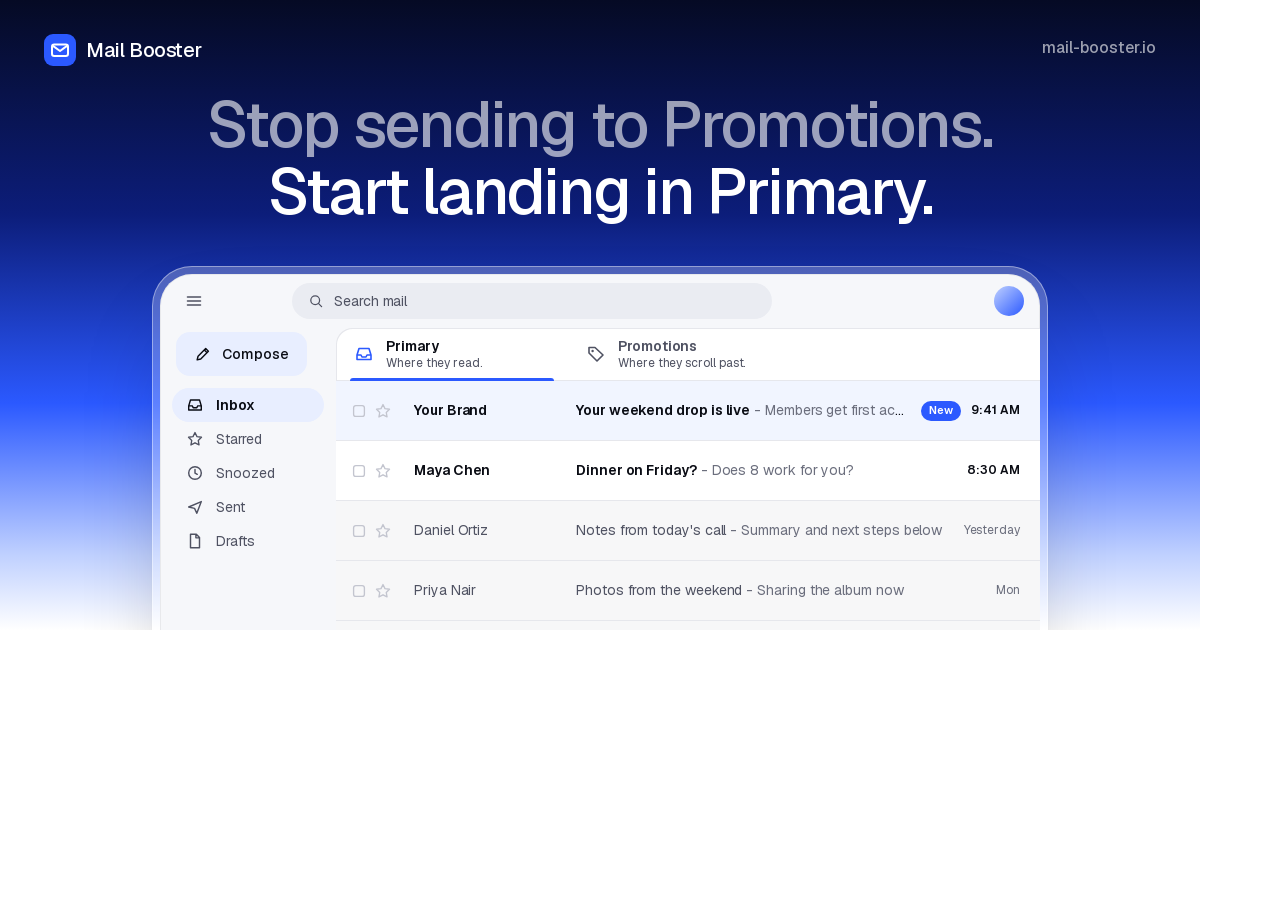
<file: tools/og-image.html>
<!doctype html>
<!-- Open Graph image template (1200x630). Rendered to site/assets/img/og.png.
     To regenerate: run `npx serve .` from the repo root, open
     http://localhost:3000/tools/og-image in Chrome, and take a 1200x630 screenshot.
     Uses the site's real CSS. -->
<html lang="en">
<head>
<meta charset="utf-8">
<link rel="stylesheet" href="../site/assets/styles.css">
<style>
  html, body { margin: 0; width: 1200px; height: 630px; overflow: hidden; background: #fff; }
  .og {
    position: relative; width: 1200px; height: 630px; overflow: hidden;
    background: linear-gradient(180deg, #050A24 0%, #0C1D7A 34%, #2B59FF 64%, #BFD0FF 88%, #FFFFFF 100%);
    text-align: center;
  }
  .og-logo { position: absolute; top: 34px; left: 44px; display: flex; align-items: center; gap: 10px; color: #fff; font: 500 20px/1 var(--font); letter-spacing: -.02em; }
  .og-url { position: absolute; top: 40px; right: 44px; color: rgba(255,255,255,.6); font: 500 16px/1 var(--font); }
  .og-h1 { position: absolute; top: 92px; left: 0; right: 0; margin: 0; color: #fff; font: 500 64px/1.04 var(--font); letter-spacing: -.035em; }
  .og-h1 span { display: block; }
  .og-h1 .dim { color: rgba(255,255,255,.6); }
  .og-inbox { position: absolute; top: 266px; left: 50%; width: 896px; transform: translateX(-50%); }
</style>
</head>
<body>
<svg class="sprite" aria-hidden="true" focusable="false">
  <symbol id="i-check" viewBox="0 0 24 24"><path d="M5 12.5l4.2 4.2L19 7" fill="none" stroke="currentColor" stroke-width="2" stroke-linecap="round" stroke-linejoin="round"/></symbol>
  <symbol id="i-plug" viewBox="0 0 24 24"><path d="M9 3v4M15 3v4M6.5 7h11v4a5.5 5.5 0 0 1-11 0V7zM12 16.5V21" fill="none" stroke="currentColor" stroke-width="1.6" stroke-linecap="round" stroke-linejoin="round"/></symbol>
  <symbol id="i-mail" viewBox="0 0 24 24"><rect x="3.5" y="5.5" width="17" height="13" rx="2.5" fill="none" stroke="currentColor" stroke-width="1.6"/><path d="M4.2 7.2 12 12.8l7.8-5.6" fill="none" stroke="currentColor" stroke-width="1.6" stroke-linejoin="round"/></symbol>
  <symbol id="i-tag" viewBox="0 0 24 24"><path d="M3.5 4.5v7l9.5 9.5 7.5-7.5L11 4H4z" fill="none" stroke="currentColor" stroke-width="1.6" stroke-linejoin="round"/><circle cx="8" cy="8.5" r="1.4" fill="currentColor"/></symbol>
  <symbol id="i-clock" viewBox="0 0 24 24"><circle cx="12" cy="12" r="8.5" fill="none" stroke="currentColor" stroke-width="1.6"/><path d="M12 7.5V12l3 2" fill="none" stroke="currentColor" stroke-width="1.6" stroke-linecap="round" stroke-linejoin="round"/></symbol>
  <symbol id="i-inbox" viewBox="0 0 20 20"><path d="M3 11l2-6.5h10L17 11v4.5H3zM3 11h4l1 2h4l1-2h4" fill="none" stroke="currentColor" stroke-width="1.6" stroke-linejoin="round"/></symbol>
  <symbol id="i-promo" viewBox="0 0 20 20"><path d="M3 3.5v5.5l8 8 6-6-8-7.5z" fill="none" stroke="currentColor" stroke-width="1.6" stroke-linejoin="round"/><circle cx="6.6" cy="7" r="1.2" fill="currentColor"/></symbol>
  <symbol id="i-star" viewBox="0 0 20 20"><path d="M10 2.8l2.2 4.6 5 .7-3.6 3.5.9 5-4.5-2.4-4.5 2.4.9-5L2.8 8.1l5-.7z" fill="none" stroke="currentColor" stroke-width="1.5" stroke-linejoin="round"/></symbol>
  <symbol id="i-snooze" viewBox="0 0 20 20"><circle cx="10" cy="10" r="7" fill="none" stroke="currentColor" stroke-width="1.6"/><path d="M10 6v4l2.5 1.5" fill="none" stroke="currentColor" stroke-width="1.6" stroke-linecap="round"/></symbol>
  <symbol id="i-send" viewBox="0 0 20 20"><path d="M3 10l14-6-5 13-2.5-5.5z" fill="none" stroke="currentColor" stroke-width="1.6" stroke-linejoin="round"/></symbol>
  <symbol id="i-draft" viewBox="0 0 20 20"><path d="M5 2.5h6.5l3.5 3.5v11.5H5zM11 2.5V6.5h4" fill="none" stroke="currentColor" stroke-width="1.6" stroke-linejoin="round"/></symbol>
  <symbol id="i-pencil" viewBox="0 0 20 20"><path d="M3.5 16.5l1-4L13 4l3 3-8.5 8.5zM11.5 5.5l3 3" fill="none" stroke="currentColor" stroke-width="1.6" stroke-linejoin="round"/></symbol>
  <symbol id="i-search" viewBox="0 0 20 20"><circle cx="9" cy="9" r="5.5" fill="none" stroke="currentColor" stroke-width="1.6"/><path d="M13 13l4 4" stroke="currentColor" stroke-width="1.6" stroke-linecap="round"/></symbol>
  <symbol id="i-menu" viewBox="0 0 20 20"><path d="M3.5 6h13M3.5 10h13M3.5 14h13" stroke="currentColor" stroke-width="1.6" stroke-linecap="round"/></symbol>
  <symbol id="i-box" viewBox="0 0 20 20"><rect x="4" y="4" width="12" height="12" rx="2.5" fill="none" stroke="currentColor" stroke-width="1.5"/></symbol>
  <symbol id="i-x" viewBox="0 0 24 24"><path d="M7 7l10 10M17 7L7 17" fill="none" stroke="currentColor" stroke-width="1.8" stroke-linecap="round"/></symbol>
  <symbol id="i-eye-off" viewBox="0 0 24 24"><path d="M3 12s3.4-6 9-6 9 6 9 6-3.4 6-9 6-9-6-9-6z" fill="none" stroke="currentColor" stroke-width="1.6" stroke-linejoin="round"/><circle cx="12" cy="12" r="2.6" fill="none" stroke="currentColor" stroke-width="1.6"/><path d="M4.5 4.5l15 15" stroke="currentColor" stroke-width="1.6" stroke-linecap="round"/></symbol>
  <symbol id="i-coins" viewBox="0 0 24 24"><ellipse cx="12" cy="6.5" rx="7" ry="2.5" fill="none" stroke="currentColor" stroke-width="1.6"/><path d="M5 6.5v5c0 1.4 3.1 2.5 7 2.5s7-1.1 7-2.5v-5M5 11.5v5c0 1.4 3.1 2.5 7 2.5s7-1.1 7-2.5v-5" fill="none" stroke="currentColor" stroke-width="1.6"/></symbol>
  <symbol id="i-trend-down" viewBox="0 0 24 24"><path d="M3.5 7l6 6 4-4 7 7M15 16h5.5v-5.5" fill="none" stroke="currentColor" stroke-width="1.6" stroke-linecap="round" stroke-linejoin="round"/></symbol>
</svg>
<div class="og">
  <div class="og-logo"><svg width="32" height="32" viewBox="0 0 32 32" aria-hidden="true"><rect width="32" height="32" rx="9" fill="#2B59FF"/><rect x="8" y="10.5" width="16" height="11.5" rx="2.2" fill="none" stroke="#fff" stroke-width="2"/><path d="M8.6 11.6 16 17l7.4-5.4" fill="none" stroke="#fff" stroke-width="2" stroke-linejoin="round"/></svg>Mail Booster</div>
  <div class="og-url">mail-booster.io</div>
  <h1 class="og-h1"><span class="dim">Stop sending to Promotions.</span><span>Start landing in Primary.</span></h1>
  <div class="og-inbox demo">
<div class="inbox-frame">
        <div class="inbox" role="img" aria-label="Animated example of a Gmail inbox. An email from Your Brand starts buried fourth in the Promotions tab under loud sale emails, then moves to the top of the Primary tab with a blue New badge.">
          <div class="ib-top">
            <svg class="ib-ic" width="20" height="20"><use href="#i-menu"/></svg>
            <span class="ib-search"><svg width="16" height="16"><use href="#i-search"/></svg>Search mail</span>
            <span class="ib-me"></span>
          </div>

          <div class="ib-side">
            <span class="ib-compose"><svg width="18" height="18"><use href="#i-pencil"/></svg>Compose</span>
            <ul>
              <li class="on"><svg width="18" height="18"><use href="#i-inbox"/></svg>Inbox</li>
              <li><svg width="18" height="18"><use href="#i-star"/></svg>Starred</li>
              <li><svg width="18" height="18"><use href="#i-snooze"/></svg>Snoozed</li>
              <li><svg width="18" height="18"><use href="#i-send"/></svg>Sent</li>
              <li><svg width="18" height="18"><use href="#i-draft"/></svg>Drafts</li>
            </ul>
          </div>

          <div class="ib-main">
            <div class="ib-tabs">
              <div class="ib-tab ib-tab-primary">
                <svg width="20" height="20"><use href="#i-inbox"/></svg>
                <span><b>Primary</b><small>Where they read.</small></span>
              </div>
              <div class="ib-tab ib-tab-promo">
                <svg width="20" height="20"><use href="#i-promo"/></svg>
                <span><b>Promotions</b><small>Where they scroll past.</small></span>
              </div>
              <span class="ib-ind"><i class="ind-primary"></i><i class="ind-promo"></i></span>
            </div>

            <div class="ib-rows">
              <!-- Promotions: three loud sale emails, then Your Brand, then one more -->
              <div class="row" data-in="promo" style="--p:0;--q:0">
                <div class="row-in"><span class="ctl"><svg width="18" height="18"><use href="#i-box"/></svg><svg width="18" height="18"><use href="#i-star"/></svg></span><span class="av">D</span><span class="from">Deal Depot</span><span class="subj"><b>FLASH SALE: 70% OFF EVERYTHING</b><span class="snip"> - Today only, while stocks last</span></span><span class="time">10:02 AM</span></div>
              </div>
              <div class="row" data-in="promo" style="--p:1;--q:1">
                <div class="row-in"><span class="ctl"><svg width="18" height="18"><use href="#i-box"/></svg><svg width="18" height="18"><use href="#i-star"/></svg></span><span class="av">S</span><span class="from">Shoe Outlet</span><span class="subj"><b>LAST CHANCE: FREE SHIPPING ENDS TONIGHT</b><span class="snip"> - Don't miss out</span></span><span class="time">9:58 AM</span></div>
              </div>
              <div class="row" data-in="promo" style="--p:2;--q:2">
                <div class="row-in"><span class="ctl"><svg width="18" height="18"><use href="#i-box"/></svg><svg width="18" height="18"><use href="#i-star"/></svg></span><span class="av">G</span><span class="from">Glow Labs</span><span class="subj"><b>YOUR EXCLUSIVE CODE IS INSIDE</b><span class="snip"> - 20% off your next order</span></span><span class="time">9:47 AM</span></div>
              </div>
              <div class="row" data-in="promo" style="--p:4;--q:4">
                <div class="row-in"><span class="ctl"><svg width="18" height="18"><use href="#i-box"/></svg><svg width="18" height="18"><use href="#i-star"/></svg></span><span class="av">H</span><span class="from">Home Haus</span><span class="subj"><b>MEGA CLEARANCE: UP TO 60% OFF</b><span class="snip"> - Final markdowns this week</span></span><span class="time">9:12 AM</span></div>
              </div>

              <!-- Primary: personal email -->
              <div class="row" data-in="primary" style="--p:1;--q:1">
                <div class="row-in"><span class="ctl"><svg width="18" height="18"><use href="#i-box"/></svg><svg width="18" height="18"><use href="#i-star"/></svg></span><span class="av">M</span><span class="from">Maya Chen</span><span class="subj"><b>Dinner on Friday?</b><span class="snip"> - Does 8 work for you?</span></span><span class="time">8:30 AM</span></div>
              </div>
              <div class="row is-read" data-in="primary" style="--p:2;--q:2">
                <div class="row-in"><span class="ctl"><svg width="18" height="18"><use href="#i-box"/></svg><svg width="18" height="18"><use href="#i-star"/></svg></span><span class="av">D</span><span class="from">Daniel Ortiz</span><span class="subj"><b>Notes from today's call</b><span class="snip"> - Summary and next steps below</span></span><span class="time">Yesterday</span></div>
              </div>
              <div class="row is-read" data-in="primary" style="--p:3;--q:3">
                <div class="row-in"><span class="ctl"><svg width="18" height="18"><use href="#i-box"/></svg><svg width="18" height="18"><use href="#i-star"/></svg></span><span class="av">P</span><span class="from">Priya Nair</span><span class="subj"><b>Photos from the weekend</b><span class="snip"> - Sharing the album now</span></span><span class="time">Mon</span></div>
              </div>
              <div class="row is-read" data-in="primary" style="--p:4;--q:4">
                <div class="row-in"><span class="ctl"><svg width="18" height="18"><use href="#i-box"/></svg><svg width="18" height="18"><use href="#i-star"/></svg></span><span class="av">J</span><span class="from">James Park</span><span class="subj"><b>Quick question about Saturday</b><span class="snip"> - Are we still on?</span></span><span class="time">Sun</span></div>
              </div>

              <!-- Your Brand: 4th in Promotions, 1st in Primary -->
              <div class="row row-you" style="--p:3;--q:0">
                <div class="row-in"><span class="ctl"><svg width="18" height="18"><use href="#i-box"/></svg><svg width="18" height="18"><use href="#i-star"/></svg></span><span class="av">Y</span><span class="from">Your Brand</span><span class="subj"><b>Your weekend drop is live</b><span class="snip"> - Members get first access</span></span><span class="time"><span class="new">New</span>9:41 AM</span></div>
              </div>
            </div>
          </div>
        </div>
      </div>
        </div>
</div>
</body>
</html>
</file>
<file: site/assets/styles.css>
/* Mail Booster: styles. Source of truth for tokens: DESIGN.md */

/* ---------- Font (self-hosted Geist, latin, variable 400-600) ---------- */
@font-face {
  font-family: "Geist";
  src: url("fonts/geist-latin.woff2") format("woff2");
  font-weight: 400 600;
  font-style: normal;
  font-display: swap;
  unicode-range: U+0000-00FF, U+0131, U+0152-0153, U+02BB-02BC, U+02C6, U+02DA, U+02DC, U+0304, U+0308, U+0329, U+2000-206F, U+20AC, U+2122, U+2191, U+2193, U+2212, U+2215, U+FEFF, U+FFFD;
}

/* ---------- Tokens ---------- */
:root {
  --bg: #FFFFFF;
  --surface: #F7F7F8;
  --ink: #0A0C14;
  --ink-2: #4F5262;
  --ink-3: #8A8D9C;
  --line: #E6E7EC;
  --blue: #2B59FF;
  --blue-deep: #1238D9;
  --blue-soft: #E8EEFF;
  --navy: #050A24;
  --dark: #111218;
  --promo: #C9A15A;

  --ease: cubic-bezier(.16, 1, .3, 1);
  --shadow: 0 1px 2px rgba(10,12,20,.04), 0 24px 48px -24px rgba(10,12,20,.18);
  --shadow-lg: 0 1px 2px rgba(10,12,20,.04), 0 48px 96px -32px rgba(10,12,20,.30);

  --font: "Geist", ui-sans-serif, system-ui, -apple-system, "Segoe UI", Roboto, Arial, sans-serif;
  /* Layout frame. The dashed guides sit on the frame edges; content sits inside
     the frame with --inset of clear space, so nothing touches a guide. */
  --frame-max: 1248px;
  --edge: 24px;                                         /* viewport to frame */
  --inset: 48px;                                        /* frame (guide) to content */
  --frame: min(var(--frame-max), 100% - var(--edge) * 2);
  --nav-side: 40px;                                     /* keeps the nav pill off the guides */
  --nav-h: 56px;
  --nav-top: 16px;
  --guide: linear-gradient(to bottom, var(--line) 50%, transparent 0);
}

/* ---------- Base ---------- */
*, *::before, *::after { box-sizing: border-box; }
html { -webkit-text-size-adjust: 100%; scroll-behavior: smooth; scroll-padding-top: 96px; }
body {
  position: relative;
  margin: 0;
  background: var(--bg);
  color: var(--ink-2);
  font: 400 17px/1.6 var(--font);
  -webkit-font-smoothing: antialiased;
  -moz-osx-font-smoothing: grayscale;
  overflow-x: clip;
}
img, svg { display: block; }
a { color: inherit; }
p, h2, h3 { margin: 0; }
[hidden] { display: none !important; }
.sprite { position: absolute; width: 0; height: 0; overflow: hidden; }
.sr-only { position: absolute; width: 1px; height: 1px; padding: 0; margin: -1px; overflow: hidden; clip: rect(0 0 0 0); white-space: nowrap; border: 0; }

:focus-visible { outline: 2px solid var(--blue); outline-offset: 3px; border-radius: 6px; }
.on-dark :focus-visible, .hero-sky :focus-visible { outline-color: #9DB4FF; }

.skip {
  position: fixed; left: 16px; top: 16px; z-index: 100;
  padding: 10px 16px; border-radius: 999px;
  background: var(--ink); color: #fff; font-size: 14px; font-weight: 500; text-decoration: none;
  transform: translateY(-200%);
}
.skip:focus-visible { transform: none; }

.container { width: var(--frame); margin-inline: auto; padding-inline: var(--inset); }
/* Hairline rows that run guide to guide; the text inside keeps the inset. */
.bleed { margin-inline: calc(var(--inset) * -1); }
@media (max-width: 1100px) { :root { --inset: 32px; } }
@media (max-width: 759px) { :root { --inset: 0px; --nav-side: 12px; } }
@media (max-width: 400px) { :root { --edge: 20px; --nav-side: 8px; } }

/* Dashed page guides at the container edges, full page height */
.guides {
  position: absolute; top: 0; bottom: 0; left: 50%; z-index: 0;
  width: var(--frame);
  transform: translateX(-50%);
  pointer-events: none;
  background-image: var(--guide), var(--guide);
  background-size: 1px 8px;
  background-position: left top, right top;
  background-repeat: repeat-y;
}
@media (max-width: 759px) { .guides { display: none; } }

/* ---------- Type ---------- */
.h1 {
  margin: 0;
  font-size: clamp(44px, 6vw, 76px);
  font-weight: 500;
  letter-spacing: -.035em;
  line-height: 1.02;
  color: var(--ink);
  text-wrap: balance;
}

/* ---------- Buttons ---------- */
.btn {
  --h: 48px;
  position: relative;
  display: inline-flex; align-items: center; justify-content: center; gap: 8px;
  height: var(--h); padding: 0 22px;
  border: 0; border-radius: 999px;
  font: 500 15px/1 var(--font); letter-spacing: -.01em;
  text-decoration: none; white-space: nowrap; cursor: pointer;
  transition: transform .5s var(--ease);
}
.btn:hover { transform: translateY(-1px); }
.btn:active { transform: translateY(0) scale(.98); }
.btn-sm { --h: 40px; padding: 0 16px; font-size: 14px; }
.btn-lg { --h: 52px; padding: 0 26px; font-size: 16px; }
.btn-blue { background: var(--blue); color: #fff; }
.btn-blue:hover { background: var(--blue-deep); }
.btn-white { background: #fff; color: var(--ink); }
.btn-glass {
  background: rgba(255,255,255,.08); color: #fff;
  box-shadow: inset 0 0 0 1px rgba(255,255,255,.22);
  -webkit-backdrop-filter: blur(12px); backdrop-filter: blur(12px);
}
.btn-glass:hover { background: rgba(255,255,255,.14); }

/* CTA with a light orbiting its border */
@property --angle { syntax: "<angle>"; initial-value: 0deg; inherits: false; }
.btn-orbit { isolation: isolate; }
.btn-orbit::before {
  content: ""; position: absolute; inset: -1.5px; border-radius: inherit; z-index: -1;
  background: conic-gradient(from var(--angle), transparent 0 70%, #BFD0FF 80%, #fff 85%, transparent 92%);
  animation: orbit 3.2s linear infinite;
}
.btn-orbit::after {
  content: ""; position: absolute; inset: 0; border-radius: inherit; z-index: -1;
  background: inherit;
}
@keyframes orbit { to { --angle: 360deg; } }

/* ---------- Nav: floating pill ---------- */
.nav {
  position: fixed; top: var(--nav-top); left: 0; right: 0; z-index: 50;
  display: flex; justify-content: center;
  padding: 0;
  pointer-events: none;
  color: #fff;
}
.nav-pill {
  position: relative; isolation: isolate;
  width: min(1040px, 100% - var(--nav-side) * 2); height: var(--nav-h);
  display: grid; grid-template-columns: 1fr auto 1fr; align-items: center;
  padding: 0 8px 0 18px;
  border-radius: 999px;
  pointer-events: auto;
  -webkit-backdrop-filter: blur(16px); backdrop-filter: blur(16px);
}
.nav-pill::before, .nav-pill::after {
  content: ""; position: absolute; inset: 0; z-index: -1; border-radius: inherit;
  transition: opacity .3s var(--ease);
}
.nav-pill::before { background: rgba(255,255,255,.08); box-shadow: inset 0 0 0 1px rgba(255,255,255,.14); }
.nav-pill::after { background: rgba(255,255,255,.8); box-shadow: inset 0 0 0 1px var(--line), var(--shadow); opacity: 0; }
.nav.is-light, .nav.is-open { color: var(--ink); }
.nav.is-light .nav-pill::before, .nav.is-open .nav-pill::before { opacity: 0; }
.nav.is-light .nav-pill::after, .nav.is-open .nav-pill::after { opacity: 1; }
.nav:not(.is-light):not(.is-open) :focus-visible { outline-color: #9DB4FF; }

.logo {
  justify-self: start;
  display: inline-flex; align-items: center; gap: 10px;
  font-size: 16px; font-weight: 500; letter-spacing: -.02em; text-decoration: none;
}
.nav-links { display: flex; gap: 2px; }
.nav-links a {
  padding: 8px 14px; border-radius: 999px;
  font-size: 15px; font-weight: 500; letter-spacing: -.01em; text-decoration: none;
  color: rgba(255,255,255,.78);
}
.nav-links a:hover { color: #fff; background: rgba(255,255,255,.08); }
.nav.is-light .nav-links a, .nav.is-open .nav-links a { color: var(--ink-2); }
.nav.is-light .nav-links a:hover, .nav.is-open .nav-links a:hover { color: var(--ink); background: var(--surface); }
.nav-cta { justify-self: end; }

.menu-btn {
  display: none; position: relative;
  width: 40px; height: 40px; margin-left: 4px; padding: 0;
  border: 0; border-radius: 999px; background: transparent; color: inherit; cursor: pointer;
}
.menu-btn span {
  position: absolute; left: 12px; right: 12px; height: 1.5px; border-radius: 2px; background: currentColor;
  transition: transform .4s var(--ease);
}
.menu-btn span:first-child { transform: translateY(-3.5px); }
.menu-btn span:last-child { transform: translateY(3.5px); }
.menu-btn[aria-expanded="true"] span:first-child { transform: rotate(45deg); }
.menu-btn[aria-expanded="true"] span:last-child { transform: rotate(-45deg); }

@media (max-width: 860px) {
  .nav-pill { display: flex; gap: 6px; padding: 0 6px 0 14px; }
  .logo { margin-right: auto; }
  .menu-btn { display: inline-block; }
  .nav-links {
    position: absolute; top: calc(100% + 8px); left: 0; right: 0;
    flex-direction: column; gap: 0; padding: 8px;
    background: #fff; border-radius: 20px;
    box-shadow: inset 0 0 0 1px var(--line), var(--shadow);
    opacity: 0; visibility: hidden;
    transform: translateY(-6px) scale(.98); transform-origin: top center;
    transition: opacity .3s var(--ease), transform .3s var(--ease), visibility 0s linear .3s;
  }
  .nav.is-open .nav-links { opacity: 1; visibility: visible; transform: none; transition-delay: 0s; }
  .nav-links a { padding: 14px 16px; border-radius: 12px; font-size: 16px; color: var(--ink-2); }
}
@media (max-width: 400px) {
  .nav { --nav-top: 12px; }
  .logo { gap: 8px; font-size: 15px; }
  .nav-cta { padding: 0 14px; }
}

/* ---------- Hero ---------- */
.hero { position: relative; --overlap: 210px; --gap: 32px; }

.hero-sky {
  position: relative; overflow: hidden;
  padding: calc(var(--nav-top) + var(--nav-h) + 32px) 0 calc(var(--overlap) + var(--gap));
  color: #fff; text-align: center;
  /* DESIGN.md sky, with the blue and pale stops anchored to where the inbox overlaps,
     so the copy always sits on the deep part of the sky at every screen size. */
  background: linear-gradient(180deg,
    #050A24 0%,
    #0C1D7A 30%,
    #2B59FF calc(100% - var(--overlap) - var(--gap) * .4),
    #BFD0FF calc(100% - var(--overlap) * .42),
    #FFFFFF 100%);
}
/* Guides on the sky, in a tone that reads on navy and on white */
.hero-sky::before {
  content: ""; position: absolute; top: 0; bottom: 0; left: 50%;
  width: var(--frame);
  transform: translateX(-50%);
  pointer-events: none;
  --g: linear-gradient(to bottom, rgba(150,162,205,.24) 50%, transparent 0);
  background-image: var(--g), var(--g);
  background-size: 1px 8px; background-position: left top, right top; background-repeat: repeat-y;
}
@media (max-width: 759px) { .hero-sky::before { display: none; } }

.aurora {
  position: absolute; width: 760px; height: 760px; border-radius: 50%;
  background: radial-gradient(closest-side, rgba(96,132,255,.9), rgba(43,89,255,0));
  opacity: .3; pointer-events: none;
}
.aurora-1 { left: -280px; top: -200px; animation: drift-1 20s ease-in-out infinite alternate; }
.aurora-2 { right: -300px; top: 80px; animation: drift-2 20s ease-in-out infinite alternate; }
@keyframes drift-1 { to { transform: translate(160px, 90px); } }
@keyframes drift-2 { to { transform: translate(-140px, -60px); } }
[data-loop].is-paused .loop, [data-loop].is-paused .loop::before, [data-loop].is-paused .loop::after { animation-play-state: paused !important; }

.hero-copy { position: relative; z-index: 1; display: flex; flex-direction: column; align-items: center; }

.pill {
  display: inline-flex; align-items: center; gap: 8px;
  height: 32px; padding: 0 14px; margin-bottom: 18px;
  border-radius: 999px;
  font-size: 14px; font-weight: 500; letter-spacing: -.005em;
  color: rgba(255,255,255,.9);
  background: rgba(255,255,255,.08);
  box-shadow: inset 0 0 0 1px rgba(255,255,255,.16);
  -webkit-backdrop-filter: blur(12px); backdrop-filter: blur(12px);
}
.pill-dot { width: 6px; height: 6px; border-radius: 50%; background: #BFD0FF; }

.hero .h1 { color: #fff; max-width: 15em; font-size: clamp(44px, min(6vw, 8.6vh), 76px); }
.hero .h1 span { display: block; }
.hero .h1 .h1-dim { color: rgba(255,255,255,.6); }

.hero-sub { max-width: 62ch; margin-top: 20px; font-size: 18px; line-height: 1.6; color: rgba(255,255,255,.8); }

.hero-actions { display: flex; flex-wrap: wrap; justify-content: center; gap: 12px; margin-top: 28px; }

.checks {
  display: flex; flex-wrap: wrap; justify-content: center; gap: 10px 24px;
  margin: 20px 0 0; padding: 0; list-style: none;
  font-size: 15px; font-weight: 500; color: rgba(255,255,255,.92);
}
.checks li { display: inline-flex; align-items: center; gap: 8px; }
.checks svg { color: #BFD0FF; }

.hero-stage {
  position: relative; z-index: 2;
  display: flex; flex-direction: column; align-items: center;
  margin-top: calc(var(--overlap) * -1);
}
.nav-sentinel { position: absolute; top: 0; left: 0; width: 1px; height: 1px; }

/* Hero copy in: fade, rise, unblur, staggered */
@keyframes copy-in {
  from { opacity: 0; transform: translateY(14px); filter: blur(8px); }
  to   { opacity: 1; transform: none; filter: blur(0); }
}
@keyframes stage-in {
  from { opacity: 0; transform: translateY(40px); }
  to   { opacity: 1; transform: none; }
}
@media (prefers-reduced-motion: no-preference) {
  .hero [data-stagger] { opacity: 0; animation: copy-in .9s var(--ease) forwards; }
  .hero [data-stagger="1"] { animation-delay: .05s; }
  .hero [data-stagger="2"] { animation-delay: .15s; }
  .hero [data-stagger="3"] { animation-delay: .25s; }
  .hero [data-stagger="4"] { animation-delay: .35s; }
  .hero [data-stagger="5"] { animation: stage-in 1.1s var(--ease) .45s forwards; }
}

/* ---------- The inbox (hero product demo) ----------
   Default (no JS / reduced motion) = final state: Your Brand on top of Primary.
   With motion, .demo starts in the Promotions state; JS adds .is-lifting and .is-primary. */
.demo { width: min(896px, 100%); margin: 0; }
@media (max-width: 1100px) and (min-width: 760px) { .demo { width: calc(100% - 64px); } }
.inbox-frame {
  padding: 8px; border-radius: 40px;
  background: rgba(255,255,255,.24);
  box-shadow: inset 0 0 0 1px rgba(255,255,255,.4), var(--shadow-lg);
}
.inbox {
  --row: 60px;
  --tab-w: 232px;
  position: relative; overflow: hidden;
  display: grid; grid-template-columns: 176px minmax(0, 1fr); grid-template-areas: "top top" "side main";
  border-radius: 32px; background: #F6F7FA;
  box-shadow: inset 0 0 0 1px rgba(10,12,20,.06);
  color: var(--ink); text-align: left;
  font-size: 14px; line-height: 1.3; letter-spacing: -.005em;
  user-select: none;
}

.ib-top {
  grid-area: top;
  display: flex; align-items: center; gap: 14px;
  height: 54px; padding: 0 16px 0 24px;
  color: var(--ink-2);
}
.ib-search {
  display: flex; align-items: center; gap: 10px;
  flex: 1; max-width: 480px; height: 36px; margin-left: 74px; padding: 0 16px;
  border-radius: 999px; background: #EAECF2;
  color: var(--ink-2); font-size: 14px;
}
.ib-me { width: 30px; height: 30px; margin-left: auto; border-radius: 50%; background: linear-gradient(135deg, #BFD0FF, #2B59FF); }

.ib-side { grid-area: side; padding: 4px 12px 16px 12px; color: var(--ink-2); }
.ib-compose {
  display: inline-flex; align-items: center; gap: 10px;
  height: 44px; padding: 0 18px; margin: 0 0 12px 4px;
  border-radius: 14px; background: var(--blue-soft); color: var(--ink);
  font-weight: 500;
}
.ib-side ul { margin: 0; padding: 0; list-style: none; }
.ib-side li { display: flex; align-items: center; gap: 12px; height: 34px; padding: 0 14px; border-radius: 999px; font-size: 14px; }
.ib-side li.on { background: var(--blue-soft); color: var(--ink); font-weight: 600; }

.ib-main { grid-area: main; min-width: 0; background: #fff; border-top-left-radius: 16px; box-shadow: inset 1px 1px 0 var(--line); }

/* Tabs */
.ib-tabs {
  position: relative;
  display: grid; grid-template-columns: repeat(2, var(--tab-w));
  border-bottom: 1px solid var(--line);
}
.ib-tab { display: flex; align-items: center; gap: 12px; height: 52px; padding: 0 18px; min-width: 0; color: var(--ink-2); }
.ib-tab span { min-width: 0; }
.ib-tab b { display: block; font-size: 14px; font-weight: 600; }
.ib-tab small { display: block; margin-top: 1px; font-size: 12px; color: var(--ink-2); white-space: nowrap; overflow: hidden; text-overflow: ellipsis; }
.ib-tab-primary { color: var(--ink); }
.ib-tab-primary svg { color: var(--blue); }

.ib-ind {
  position: absolute; left: 0; bottom: -1px;
  width: var(--tab-w); height: 3px;
  transition: transform .5s var(--ease);
}
.ib-ind i { position: absolute; inset: 0 14px; border-radius: 3px 3px 0 0; transition: opacity .5s var(--ease); }
.ind-primary { background: var(--blue); }
.ind-promo { background: var(--promo); opacity: 0; }

/* Rows */
.ib-rows { position: relative; height: calc(var(--row) * 5); transition: opacity .3s var(--ease); }
.row {
  position: absolute; top: 0; left: 0; right: 0; height: var(--row);
  transform: translateY(calc(var(--q) * var(--row)));
  transition: transform .7s var(--ease), opacity .45s var(--ease);
}
.row[data-in="promo"] { opacity: 0; }
.row[data-in="primary"] { transition-delay: 0s, .2s; }
.row-you { z-index: 2; }

.row-in {
  position: relative; isolation: isolate;
  display: grid; grid-template-columns: 52px 150px minmax(0, 1fr) auto; align-items: center; gap: 0 12px;
  height: 100%; padding: 0 20px 0 14px;
  background: #fff; border-bottom: 1px solid var(--line);
  transition: transform .5s var(--ease);
}
.row.is-read .row-in { background: var(--surface); }
.ctl { display: flex; gap: 6px; color: #C3C5CF; }
.av { display: none; }
.from, .subj { white-space: nowrap; overflow: hidden; text-overflow: ellipsis; }
.from { font-weight: 600; }
.subj b { font-weight: 600; }
.snip { color: #6B6E7D; }
.time { display: flex; align-items: center; gap: 10px; font-size: 12px; font-weight: 600; color: var(--ink); white-space: nowrap; }
.row.is-read .from, .row.is-read .subj b { font-weight: 400; color: var(--ink-2); }
.row.is-read .time { font-weight: 400; color: #6B6E7D; }
.row[data-in="promo"] .subj b { letter-spacing: .01em; }

/* Your Brand row: lift ring, blue tint, New badge */
.row-you .row-in::before {
  content: ""; position: absolute; inset: 3px 6px; z-index: 2; border-radius: 12px; pointer-events: none;
  box-shadow: 0 0 0 1.5px var(--blue), 0 16px 36px -10px rgba(43,89,255,.45);
  opacity: 0; transition: opacity .5s var(--ease);
}
.row-you .row-in::after {
  content: ""; position: absolute; inset: 0; z-index: -1;
  background: var(--blue-soft); opacity: .6;
  transition: opacity .6s var(--ease) .3s;
}
.new {
  position: relative;
  display: inline-flex; align-items: center; height: 20px; padding: 0 8px;
  border-radius: 999px; background: var(--blue); color: #fff;
  font-size: 11px; font-weight: 600; letter-spacing: .01em;
  transition: opacity .35s var(--ease) .55s, transform .5s var(--ease) .55s;
}
.new::after {
  content: ""; position: absolute; inset: 0; border-radius: inherit; background: var(--blue); opacity: 0;
}
@keyframes ping { 75%, 100% { transform: scale(2.2); opacity: 0; } }
@keyframes ping-pill { 0% { transform: scale(1); opacity: .55; } 75%, 100% { transform: scale(1.7); opacity: 0; } }

/* Caption */
.demo-cap { display: grid; justify-items: center; margin-top: 22px; }
.cap {
  grid-area: 1 / 1;
  display: inline-flex; align-items: center; gap: 8px;
  min-height: 34px; padding: 7px 14px;
  border-radius: 17px; background: #fff; box-shadow: inset 0 0 0 1px var(--line);
  font-size: 14px; font-weight: 500; line-height: 1.4; color: var(--ink); letter-spacing: -.005em; text-align: left;
  transition: opacity .5s var(--ease), transform .5s var(--ease);
}
.cap i { flex: none; width: 8px; height: 8px; border-radius: 50%; }
.cap-before i { background: var(--promo); }
.cap-after i { background: var(--blue); }
.cap-before { opacity: 0; transform: translateY(6px); }

/* --- Promotions state (motion only, before .is-primary) --- */
.motion .demo:not(.is-primary) .row { transform: translateY(calc(var(--p) * var(--row))); }
.motion .demo:not(.is-primary) .row[data-in="promo"] { opacity: 1; transition-delay: 0s; }
.motion .demo:not(.is-primary) .row[data-in="primary"] { opacity: 0; transition-delay: 0s; }
.motion .demo:not(.is-primary) .ib-ind { transform: translateX(100%); }
.motion .demo:not(.is-primary) .ind-primary { opacity: 0; }
.motion .demo:not(.is-primary) .ind-promo { opacity: 1; }
.motion .demo:not(.is-primary) .ib-tab-primary { color: var(--ink-2); }
.motion .demo:not(.is-primary) .ib-tab-primary svg { color: inherit; }
.motion .demo:not(.is-primary) .ib-tab-promo { color: var(--ink); }
.motion .demo:not(.is-primary) .ib-tab-promo svg { color: var(--promo); }
.motion .demo:not(.is-primary) .row-you .row-in::after { opacity: 0; transition-delay: 0s; }
.motion .demo:not(.is-primary) .new { opacity: 0; transform: scale(.6); transition-delay: 0s; }
.motion .demo:not(.is-primary) .cap-before { opacity: 1; transform: none; }
.motion .demo:not(.is-primary) .cap-after { opacity: 0; transform: translateY(6px); }

/* --- Lift, then the move to Primary --- */
.motion .demo.is-lifting .row-you .row-in { transform: scale(1.02); }
.motion .demo.is-lifting .row-you .row-in::before { opacity: 1; }
.motion .demo.is-primary .new::after { animation: ping-pill 1s var(--ease) .8s 1; }

/* Reset between loops: fade out, jump back without transitions, fade in */
.demo.is-out .ib-rows, .demo.is-out .ib-ind, .demo.is-out .cap { opacity: 0 !important; }
.demo.no-anim *, .demo.no-anim *::before, .demo.no-anim *::after { transition: none !important; }

/* ---------- Trust strip: hairline grid ---------- */
.trust { position: relative; padding: 72px 0 0; }
.trust-grid {
  display: grid; grid-template-columns: repeat(4, 1fr);
  margin-top: 0; margin-bottom: 0; padding: 0; list-style: none;
  border-block: 1px solid var(--line);
}
.trust-grid li {
  display: flex; align-items: center; gap: 14px;
  padding: 28px 24px;
  font-size: 15px; font-weight: 500; line-height: 1.35; letter-spacing: -.01em; color: var(--ink);
}
.trust-grid li + li { border-left: 1px solid var(--line); }
.trust-grid li:first-child { padding-left: var(--inset); }
.trust-grid li:last-child { padding-right: var(--inset); }
.trust-grid svg { flex: none; color: var(--blue); }

/* ---------- Responsive ---------- */
@media (max-width: 960px) {
  .inbox { grid-template-columns: minmax(0, 1fr); grid-template-areas: "top" "main"; }
  .ib-side { display: none; }
  .ib-search { margin-left: 0; }
  .ib-main { border-top-left-radius: 0; box-shadow: inset 0 1px 0 var(--line); }
  .trust-grid { grid-template-columns: repeat(2, 1fr); }
  .trust-grid li:nth-child(3) { border-left: 0; }
  .trust-grid li:nth-child(n+3) { border-top: 1px solid var(--line); }
  .trust-grid li:nth-child(odd) { padding-left: var(--inset); padding-right: 24px; }
  .trust-grid li:nth-child(even) { padding-right: var(--inset); }
}

@media (max-width: 720px) {
  .hero { --overlap: 200px; --gap: 44px; }
  .hero-sky { padding-top: calc(var(--nav-top) + var(--nav-h) + 52px); }
  .hero-sub { font-size: 17px; }
  .demo { width: 100%; }
  .inbox-frame { padding: 6px; border-radius: 30px; }
  .inbox { --row: 68px; --tab-w: 50%; border-radius: 24px; }
  .ib-top { height: 56px; padding: 0 14px; gap: 10px; }
  .ib-search { height: 38px; }
  .ib-tab { gap: 10px; height: 56px; padding: 0 14px; }
  .row-in {
    grid-template-columns: 32px minmax(0, 1fr) auto;
    grid-template-areas: "av from time" "av subj subj";
    align-content: center; gap: 3px 12px;
    padding: 0 14px;
  }
  .ctl { display: none; }
  .av {
    grid-area: av; display: grid; place-items: center;
    width: 32px; height: 32px; border-radius: 50%;
    background: var(--surface); color: var(--ink-2); font-size: 13px; font-weight: 600;
    box-shadow: inset 0 0 0 1px var(--line);
  }
  .row-you .av { background: var(--blue); color: #fff; box-shadow: none; }
  .motion .demo:not(.is-primary) .row-you .av { background: var(--surface); color: var(--ink-2); box-shadow: inset 0 0 0 1px var(--line); }
  .from { grid-area: from; }
  .subj { grid-area: subj; }
  .time { grid-area: time; gap: 8px; }
  .snip { display: none; }
}

@media (max-width: 520px) {
  .hero-actions { width: 100%; flex-direction: column; align-items: stretch; }
  .hero-actions .btn { width: 100%; }
  .checks { gap: 8px 18px; font-size: 14px; }
  .ib-tab svg { display: none; }
  .ib-tab small { font-size: 11px; }
  .cap { font-size: 13px; }
  .trust { padding-top: 56px; }
  .trust-grid li { flex-direction: column; align-items: flex-start; gap: 12px; padding: 22px 16px; font-size: 14px; }
}

/* =====================================================================
   Sections below the hero
   Pattern: the default CSS is the FINAL state (no JS / reduced motion).
   ".motion X:not(.is-in)" is the starting state before a section scrolls in.
   ===================================================================== */

.section { position: relative; padding: 128px 0; }
.section + .section { padding-top: 0; }
.h2 {
  margin: 0;
  font-size: clamp(32px, 4vw, 52px);
  font-weight: 500; letter-spacing: -.035em; line-height: 1.02;
  color: var(--ink);
  text-wrap: balance;
}
.h2 .tone { color: var(--ink-3); }
.h3, .section h3 { margin: 0; font-size: 22px; font-weight: 600; letter-spacing: -.015em; line-height: 1.2; color: var(--ink); }

.label {
  display: inline-flex; align-items: center; gap: 8px;
  margin: 0 0 20px;
  font-size: 14px; font-weight: 500; letter-spacing: -.005em; color: var(--ink-2);
}
.label::before { content: ""; width: 6px; height: 6px; border-radius: 2px; background: var(--blue); }
.label-center { display: flex; justify-content: center; }

.lead { max-width: 62ch; margin-top: 20px; font-size: 18px; line-height: 1.6; color: var(--ink-2); }
.sec-head { max-width: 720px; margin-bottom: 64px; }
.sec-head.center { margin-inline: auto; text-align: center; }
.sec-head.center .lead { margin-inline: auto; }
.sec-cta { margin-top: 48px; }

.split { display: grid; grid-template-columns: minmax(0, 1fr) minmax(0, 1.1fr); gap: 72px; align-items: center; }
.split .sec-head { margin-bottom: 0; }

/* Generic reveal for a section's main visual */
.reveal { transition: opacity .8s var(--ease), transform .8s var(--ease); }
.motion [data-reveal]:not(.is-in) .reveal { opacity: 0; transform: translateY(24px); }

/* ---------- Problem ---------- */
.problem { padding-top: 96px; }
.statement {
  max-width: 14em; margin: 0 auto;
  text-align: center;
  font-size: clamp(36px, 5.2vw, 68px); font-weight: 500; letter-spacing: -.035em; line-height: 1.04;
  color: var(--ink);
  text-wrap: balance;
}
.st-lead { color: var(--ink); }
.st-rest { color: var(--ink-3); }
.st-rest.is-split { color: var(--ink); }
.st-rest .w { opacity: var(--o, .5); }
.st-body { margin: 24px auto 0; text-align: center; }

.problem-cols {
  display: grid; grid-template-columns: repeat(3, 1fr);
  margin: 88px 0 0; padding: 0; list-style: none;
  border-block: 1px solid var(--line);
}
.problem-cols li { padding: 36px 32px 40px; }
.problem-cols li + li { border-left: 1px solid var(--line); }
.problem-cols li:first-child { padding-left: var(--inset); }
.problem-cols li:last-child { padding-right: var(--inset); }
.problem-cols svg { color: var(--blue); margin-bottom: 24px; }
.problem-cols h3 { font-size: 20px; }
.problem-cols p { margin-top: 10px; font-size: 16px; }
.problem-close {
  margin: 56px auto 0; max-width: 40ch; text-align: center;
  font-size: clamp(20px, 2vw, 24px); font-weight: 500; letter-spacing: -.02em; line-height: 1.35; color: var(--ink);
}
.problem-close span { color: var(--ink-2); }

/* ---------- How it works ---------- */
.steps { display: grid; grid-template-columns: repeat(3, 1fr); gap: 20px; margin: 0; padding: 0; list-style: none; }
.step {
  display: flex; flex-direction: column;
  padding: 10px 10px 28px;
  border-radius: 20px; background: #fff; box-shadow: inset 0 0 0 1px var(--line);
  transition: opacity .8s var(--ease) var(--d), transform .8s var(--ease) var(--d);
}
.motion .how:not(.is-in) .step { opacity: 0; transform: translateY(24px); }
.mini {
  position: relative; overflow: hidden;
  display: grid; place-items: center;
  height: 188px; margin-bottom: 24px;
  border-radius: 12px; background: var(--surface); box-shadow: inset 0 0 0 1px var(--line);
}
.step-body { position: relative; padding: 0 14px 0 14px; }
.step-n {
  display: inline-grid; place-items: center;
  width: 24px; height: 24px; margin-bottom: 14px;
  border-radius: 999px; background: var(--blue-soft); color: var(--blue);
  font-size: 13px; font-weight: 600; font-variant-numeric: tabular-nums;
}
.step p { margin-top: 10px; font-size: 16px; }

/* Mini 1: calendar */
.cal { display: grid; gap: 8px; width: min(300px, 88%); }
.cal-days, .cal-slots { display: grid; grid-template-columns: repeat(5, 1fr); gap: 6px; }
.cal-days span { font-size: 11px; font-weight: 500; color: var(--ink-2); text-align: center; }
.cal-slots > span {
  position: relative; display: grid; place-items: center;
  height: 28px; border-radius: 8px;
  background: #fff; box-shadow: inset 0 0 0 1px var(--line);
  font-size: 11px; color: var(--ink-2); font-variant-numeric: tabular-nums;
}
.cal-slots > span.off { opacity: .4; }
.cal-pick::before {
  content: ""; position: absolute; inset: 0; border-radius: inherit; background: var(--blue);
  transition: opacity .4s var(--ease) calc(var(--d) + .7s);
}
.cal-pick::after {
  content: ""; position: absolute; inset: 0; border-radius: inherit; box-shadow: 0 0 0 2px var(--blue); opacity: 0;
}
.cal-pick b { position: relative; font-weight: 600; color: #fff; transition: color 0s linear calc(var(--d) + .75s); }
.motion .how:not(.is-in) .cal-pick::before { opacity: 0; }
.motion .how:not(.is-in) .cal-pick b { color: var(--ink-2); }
.motion .how.is-in .cal-pick::after { animation: ping-soft 1s var(--ease) calc(var(--d) + .8s) 1; }
@keyframes ping-soft { 0% { transform: scale(1); opacity: .7; } 75%, 100% { transform: scale(1.6); opacity: 0; } }

/* Mini 2: Klaviyo connected */
.cx { display: grid; gap: 8px; width: min(300px, 88%); }
.cx-row {
  display: flex; align-items: center; gap: 10px;
  height: 40px; padding: 0 12px;
  border-radius: 10px; background: #fff; box-shadow: inset 0 0 0 1px var(--line);
}
.cx-main { height: 48px; }
.cx-ic { display: grid; place-items: center; width: 28px; height: 28px; border-radius: 8px; background: var(--blue-soft); color: var(--blue); }
.cx-t { flex: 1; font-size: 14px; font-weight: 500; color: var(--ink); }
.cx-st { position: relative; display: grid; place-items: center; width: 22px; height: 22px; }
.cx-dot { position: absolute; width: 8px; height: 8px; border-radius: 50%; background: var(--blue); opacity: 0; transition: opacity .4s var(--ease) calc(var(--d) + 1.2s); }
.cx-dot::before { content: ""; position: absolute; inset: 0; border-radius: 50%; background: #C3C5CF; opacity: 0; transition: opacity .4s var(--ease) calc(var(--d) + .6s); }
.cx-dot::after { content: ""; position: absolute; inset: 0; border-radius: 50%; background: var(--blue); opacity: 0; }
.cx-check { position: relative; color: var(--blue); transition: opacity .4s var(--ease) calc(var(--d) + 1.3s), transform .5s var(--ease) calc(var(--d) + 1.3s); }
.motion .how:not(.is-in) .cx-dot, .motion .how:not(.is-in) .cx-dot::before { opacity: 1; transition-delay: 0s; }
.motion .how.is-in .cx-dot::after { animation: ping 1s var(--ease) calc(var(--d) + .7s) 1; }
.motion .how:not(.is-in) .cx-check { opacity: 0; transform: scale(.4); }
.sk { height: 8px; width: var(--w); border-radius: 4px; background: #E9EAEF; }
.sk-pill { width: 28px; height: 16px; margin-left: auto; border-radius: 999px; background: var(--blue-soft); }

/* Mini 3: A/B bars. Same length, same colour, same timing: no winner shown. */
.abm { display: grid; gap: 16px; width: min(300px, 86%); }
.abm-row { display: grid; gap: 8px; font-size: 12px; font-weight: 500; color: var(--ink-2); }
.abm-track { position: relative; height: 8px; border-radius: 999px; background: #E9EAEF; overflow: hidden; }
.abm-track i {
  position: absolute; inset: 0; border-radius: inherit; background: var(--blue);
  transform-origin: left center; transform: scaleX(.66);
  transition: transform 1.2s var(--ease) calc(var(--d) + .4s);
}
.motion .how:not(.is-in) .abm-track i { transform: scaleX(0); }
.abm-run { justify-self: start; transition: opacity .5s var(--ease) calc(var(--d) + 1.5s), transform .5s var(--ease) calc(var(--d) + 1.5s); }
.motion .how:not(.is-in) .abm-run { opacity: 0; transform: translateY(6px); }

/* ---------- Proof: A/B test card ---------- */
.abc { margin: 0; }
.abc-card {
  padding: 24px;
  border-radius: 20px; background: #fff;
  box-shadow: inset 0 0 0 1px var(--line), var(--shadow);
}
.abc-head { display: flex; align-items: center; justify-content: space-between; gap: 12px; }
.abc-title { font-size: 16px; font-weight: 600; color: var(--ink); letter-spacing: -.01em; }
.run-pill {
  display: inline-flex; align-items: center; gap: 8px;
  height: 28px; padding: 0 12px; border-radius: 999px;
  background: var(--blue-soft); color: var(--blue-deep);
  font-size: 13px; font-weight: 500; white-space: nowrap;
}
.run-pill i { position: relative; width: 7px; height: 7px; border-radius: 50%; background: var(--blue); }
.run-pill i::after { content: ""; position: absolute; inset: 0; border-radius: 50%; background: var(--blue); animation: ping 1.6s var(--ease) infinite; }
.abc-progress { position: relative; height: 2px; margin: 20px 0 24px; border-radius: 2px; background: var(--line); overflow: hidden; }
.abc-progress i {
  position: absolute; inset: 0; background: var(--blue);
  transform-origin: left center; transform: scaleX(.62);
  transition: transform 2.4s var(--ease) .4s;
}
.motion .proof:not(.is-in) .abc-progress i { transform: scaleX(0); }
.abc-cols { display: grid; grid-template-columns: 1fr 1fr; gap: 12px; }
.abc-col { padding: 18px; border-radius: 14px; background: var(--surface); box-shadow: inset 0 0 0 1px var(--line); }
.abc-col.is-b { background: #fff; box-shadow: inset 0 0 0 1px rgba(43,89,255,.35), 0 0 0 4px var(--blue-soft); }
.abc-tag { display: inline-block; font-size: 12px; font-weight: 600; color: var(--ink-2); }
.abc-col.is-b .abc-tag { color: var(--blue-deep); }
.abc-name { margin-top: 4px; font-size: 15px; font-weight: 500; color: var(--ink); letter-spacing: -.01em; line-height: 1.35; }
.abc dl { margin: 16px 0 0; }
.abc dl div { display: flex; align-items: center; justify-content: space-between; gap: 8px; padding: 10px 0; border-top: 1px solid var(--line); }
.abc dt { font-size: 13px; color: var(--ink-2); }
.abc dd {
  margin: 0; padding: 3px 8px; border-radius: 6px;
  font-size: 12px; font-weight: 500; color: var(--ink-2); white-space: nowrap;
  background: #fff; box-shadow: inset 0 0 0 1px var(--line);
}
.abc-col.is-b dd { background: var(--blue-soft); box-shadow: none; color: var(--blue-deep); }
.abc figcaption { margin-top: 14px; text-align: center; font-size: 14px; color: var(--ink-2); }

/* ---------- Why: comparison ---------- */
/* Desktop/tablet: the table always fits its container. The raised Mail Booster
   card and its glow are absolutely positioned, so they never add width, and the
   wrapper is overflow: visible so nothing is clipped. */
.cmp-wrap { position: relative; padding: 24px 0 12px; overflow: visible; }
.cmp-inner { position: relative; }
.us-card {
  position: absolute; top: -12px; bottom: -12px; right: 0; width: 22%;
  border-radius: 20px; background: #fff;
  box-shadow: inset 0 1px 0 var(--blue), inset 0 0 0 1px var(--line), var(--shadow);
  pointer-events: none;
  transition: opacity .8s var(--ease), transform .8s var(--ease);
}
.us-card::before {
  content: ""; position: absolute; inset: -48px 0; z-index: -1;
  background: radial-gradient(closest-side, rgba(43,89,255,.18), rgba(43,89,255,0));
}
.motion .why:not(.is-in) .us-card { opacity: 0; transform: translateY(24px); }
.cmp { position: relative; width: 100%; border-collapse: collapse; table-layout: fixed; }
.cmp .c-label { width: 34%; }
.cmp .c-opt { width: 22%; }
.cmp th, .cmp td { padding: 20px 24px; text-align: left; vertical-align: middle; border-bottom: 1px solid var(--line); font-size: 16px; line-height: 1.4; overflow-wrap: anywhere; }
.cmp thead th { padding-top: 12px; font-size: 15px; font-weight: 600; color: var(--ink); }
.cmp tbody tr:last-child th, .cmp tbody tr:last-child td { border-bottom: 0; }
.cmp th:first-child { padding-left: 0; }
.cmp tbody th { font-weight: 500; color: var(--ink); }
.cmp td { color: var(--ink-2); }
.cmp .us { color: var(--ink); font-weight: 500; }
.cmp thead .us { color: var(--blue-deep); }
.yes, .no { display: inline-flex; align-items: center; gap: 8px; }
.yes svg { color: var(--blue); }
.no svg { color: var(--ink-3); }

.reasons {
  display: grid; grid-template-columns: repeat(4, 1fr);
  margin-top: 88px; border-top: 1px solid var(--line);
}
.reasons > div { padding: 32px 28px 0; }
.reasons > div:first-child { padding-left: 0; }
.reasons > div + div { border-left: 1px solid var(--line); }
.reasons h3 { font-size: 18px; }
.reasons p { margin-top: 10px; font-size: 15.5px; }

/* ---------- Pricing: the dark showcase ---------- */
.pricing { position: relative; padding: 0 16px; }
.pricing-inner {
  position: relative; overflow: hidden; isolation: isolate;
  padding: 128px 0;
  border-radius: 32px; background: var(--dark); color: #fff;
}
.pricing-inner::before {
  content: ""; position: absolute; left: 50%; top: -360px; z-index: -1;
  width: 1100px; height: 720px; transform: translateX(-50%);
  background: radial-gradient(closest-side, rgba(43,89,255,.42), rgba(43,89,255,0));
}
.pricing :focus-visible { outline-color: #9DB4FF; }
.pricing .label { color: rgba(255,255,255,.72); }
.pricing .h2 { color: #fff; }
.pricing .h2 .tone { color: rgba(255,255,255,.5); }
.pricing .lead { color: rgba(255,255,255,.68); }

.finder {
  display: grid; grid-template-columns: minmax(0, 1.15fr) minmax(0, 1fr); gap: 12px;
  padding: 12px; border-radius: 28px;
  background: rgba(255,255,255,.04); box-shadow: inset 0 0 0 1px rgba(255,255,255,.08);
}
.finder-in { display: flex; flex-direction: column; justify-content: center; padding: 32px 28px; }
.finder-label { font-size: 15px; font-weight: 500; color: rgba(255,255,255,.72); }
.finder-rev {
  display: block; margin: 14px 0 32px;
  font-size: clamp(56px, 7vw, 96px); font-weight: 500; letter-spacing: -.045em; line-height: 1;
  font-variant-numeric: tabular-nums;
}
.finder-scale { display: flex; justify-content: space-between; margin-top: 12px; font-size: 13px; color: rgba(255,255,255,.55); }

.slider {
  --fill: 33%;
  -webkit-appearance: none; appearance: none;
  width: 100%; height: 32px; margin: 0; background: transparent; cursor: pointer;
}
.slider:focus-visible { outline: none; }
.slider::-webkit-slider-runnable-track {
  height: 6px; border-radius: 999px;
  background: linear-gradient(to right, var(--blue) var(--fill), rgba(255,255,255,.14) var(--fill));
}
.slider::-moz-range-track { height: 6px; border-radius: 999px; background: rgba(255,255,255,.14); }
.slider::-moz-range-progress { height: 6px; border-radius: 999px; background: var(--blue); }
.slider::-webkit-slider-thumb {
  -webkit-appearance: none; appearance: none;
  width: 26px; height: 26px; margin-top: -10px; border: 0; border-radius: 50%;
  background: #fff; box-shadow: 0 0 0 4px var(--blue), 0 6px 16px rgba(0,0,0,.45);
  transition: transform .3s var(--ease);
}
.slider::-moz-range-thumb {
  width: 26px; height: 26px; border: 0; border-radius: 50%;
  background: #fff; box-shadow: 0 0 0 4px var(--blue), 0 6px 16px rgba(0,0,0,.45);
}
.slider:active::-webkit-slider-thumb { transform: scale(1.08); }
.slider:focus-visible::-webkit-slider-thumb { box-shadow: 0 0 0 4px var(--blue), 0 0 0 8px rgba(157,180,255,.55), 0 6px 16px rgba(0,0,0,.45); }
.slider:focus-visible::-moz-range-thumb { box-shadow: 0 0 0 4px var(--blue), 0 0 0 8px rgba(157,180,255,.55), 0 6px 16px rgba(0,0,0,.45); }

.finder-out { display: flex; flex-direction: column; padding: 32px; border-radius: 20px; background: #fff; color: var(--ink); }
.finder-out :focus-visible { outline-color: var(--blue); }
.fo-name { display: flex; align-items: center; gap: 10px; min-height: 26px; font-size: 18px; font-weight: 600; letter-spacing: -.015em; }
.badge {
  display: inline-flex; align-items: center; height: 24px; padding: 0 10px;
  border-radius: 999px; background: var(--blue-soft); color: var(--blue-deep);
  font-size: 12px; font-weight: 600; letter-spacing: 0; vertical-align: middle;
}
.fo-price { display: flex; align-items: baseline; gap: 6px; margin-top: 14px; }
.odo {
  position: relative; display: inline-flex;
  font-size: 64px; font-weight: 500; letter-spacing: -.04em; line-height: 1;
  font-variant-numeric: tabular-nums;
}
.odo-num { display: inline-flex; transition: opacity .35s var(--ease), transform .5s var(--ease); }
.odo-col { display: inline-block; height: 1em; overflow: hidden; }
.odo-col.is-blank { width: 0; }
.odo-strip { display: block; transition: transform .7s var(--ease); }
.odo-strip span { display: block; height: 1em; }
.odo-custom { position: absolute; left: 0; bottom: 0; white-space: nowrap; opacity: 0; transform: translateY(.25em); transition: opacity .35s var(--ease), transform .5s var(--ease); }
.odo.is-custom .odo-num { opacity: 0; transform: translateY(-.25em); }
.odo.is-custom .odo-custom { opacity: 1; transform: none; }
.odo.no-anim *, .odo.no-anim { transition: none !important; }
.fo-per { font-size: 16px; color: var(--ink-2); transition: opacity .3s var(--ease); }
.fo-per.is-hidden { opacity: 0; }
.fo-note { flex: 1; margin-top: 16px; font-size: 16px; color: var(--ink-2); }
.fo-cta { margin-top: 24px; width: 100%; }

.tiers {
  display: grid; grid-template-columns: repeat(5, minmax(0, 1fr)); gap: 12px;
  margin: 12px 0 0; padding: 0; list-style: none;
}
.tier {
  position: relative; isolation: isolate;
  display: flex; flex-direction: column;
  padding: 24px 20px 20px;
  border-radius: 20px; background: rgba(255,255,255,.03); box-shadow: inset 0 0 0 1px rgba(255,255,255,.08);
}
.tier::before {
  content: ""; position: absolute; inset: 0; z-index: -1; border-radius: inherit;
  background: rgba(43,89,255,.14); box-shadow: inset 0 0 0 1.5px var(--blue);
  opacity: 0; transition: opacity .2s var(--ease);
}
.tier.is-match::before { opacity: 1; }
.tier h3 { display: flex; flex-wrap: wrap; align-items: center; gap: 8px; font-size: 17px; font-weight: 600; color: #fff; }
.tier .badge { height: 22px; padding: 0 8px; font-size: 11px; background: rgba(43,89,255,.22); color: #C9D6FF; }
.tier-range { margin-top: 6px; font-size: 14px; color: rgba(255,255,255,.62); }
.tier-price { margin-top: 18px; font-size: 30px; font-weight: 500; letter-spacing: -.035em; line-height: 1; font-variant-numeric: tabular-nums; }
.tier-price small { margin-left: 3px; font-size: 14px; font-weight: 400; letter-spacing: 0; color: rgba(255,255,255,.62); }
.tier-fit { flex: 1; margin-top: 14px; font-size: 14px; line-height: 1.5; color: rgba(255,255,255,.68); }
.btn-tier { --h: 40px; margin-top: 20px; width: 100%; font-size: 14px; background: rgba(255,255,255,.08); color: #fff; box-shadow: inset 0 0 0 1px rgba(255,255,255,.14); }
.btn-tier:hover { background: rgba(255,255,255,.14); }
.tier.is-match .btn-tier { background: var(--blue); box-shadow: none; }

.included {
  display: grid; grid-template-columns: minmax(0, 1fr) minmax(0, 2fr); gap: 32px;
  margin-top: 64px; padding-top: 40px; border-top: 1px solid rgba(255,255,255,.08);
}
.pricing .included h3 { color: #fff; font-size: 20px; }
.included ul { display: grid; grid-template-columns: 1fr 1fr; gap: 14px 32px; margin: 0; padding: 0; list-style: none; }
.included li { display: flex; gap: 10px; font-size: 16px; color: rgba(255,255,255,.85); }
.included svg { flex: none; margin-top: 3px; color: #7F9CFF; }
.pricing-foot {
  display: flex; flex-wrap: wrap; justify-content: space-between; gap: 12px 32px;
  margin-top: 48px; padding-top: 24px; border-top: 1px solid rgba(255,255,255,.08);
  font-size: 14px; color: rgba(255,255,255,.62);
}
.pricing-foot p { max-width: 62ch; }
.pricing-foot a { color: #fff; text-underline-offset: 3px; }

/* ---------- Free trial: timeline ---------- */
.timeline { display: grid; grid-template-columns: repeat(4, 1fr); margin: 0; padding: 0; list-style: none; }
.tl { position: relative; padding-right: 32px; }
.tl:not(:last-child)::before,
.tl:not(:last-child)::after {
  content: ""; position: absolute; top: 6px; left: 7px; width: 100%; height: 1px;
}
.tl:not(:last-child)::before { background: var(--line); }
.tl:not(:last-child)::after {
  background: var(--blue); transform-origin: left center;
  transition: transform .6s var(--ease) calc(var(--i) * .45s + .1s);
}
.motion .trial:not(.is-in) .tl::after { transform: scaleX(0); }
.tl-dot {
  position: relative; z-index: 1; display: block;
  width: 14px; height: 14px; margin-bottom: 28px;
  border-radius: 50%; background: #fff; box-shadow: inset 0 0 0 2px var(--blue);
}
.tl-dot::before {
  content: ""; position: absolute; inset: 3px; border-radius: 50%; background: var(--blue);
  transition: opacity .3s var(--ease) calc(var(--i) * .45s);
}
.tl-dot::after { content: ""; position: absolute; inset: 0; border-radius: 50%; background: var(--blue); opacity: 0; }
.motion .trial:not(.is-in) .tl-dot { box-shadow: inset 0 0 0 2px var(--line); transition: box-shadow 0s; }
.motion .trial:not(.is-in) .tl-dot::before { opacity: 0; }
.motion .trial.is-in .tl-dot::after { animation: ping 1s var(--ease) calc(var(--i) * .45s) 1; }
.tl-day { font-size: 14px; font-weight: 500; color: var(--blue-deep); }
.tl h3 { margin-top: 6px; font-size: 20px; }
.tl p:last-child { margin-top: 8px; font-size: 16px; }

/* ---------- Team: chat recap ---------- */
.team-right { display: grid; gap: 12px; }
.team-body { font-size: 17px; }
.chat {
  margin-top: 20px;
  border-radius: 20px; background: #fff; overflow: hidden;
  box-shadow: inset 0 0 0 1px var(--line), var(--shadow);
}
.chat-top { display: flex; align-items: center; gap: 14px; height: 44px; padding: 0 16px; border-bottom: 1px solid var(--line); background: var(--surface); }
.chat-dots { display: flex; gap: 6px; }
.chat-dots i { width: 9px; height: 9px; border-radius: 50%; background: #DADBE2; }
.chat-ch { font-size: 13px; font-weight: 600; color: var(--ink); }
.chat-msg { display: grid; grid-template-columns: 36px minmax(0, 1fr); gap: 12px; padding: 20px 20px 8px; }
.chat-av { display: grid; place-items: center; width: 36px; height: 36px; border-radius: 10px; background: var(--blue); color: #fff; font-size: 12px; font-weight: 600; }
.chat-who { font-size: 14px; font-weight: 600; color: var(--ink); }
.chat-who time { margin-left: 6px; font-size: 12px; font-weight: 400; color: var(--ink-2); }
.chat-lines { display: grid; gap: 6px; margin: 8px 0 0; padding: 0; list-style: none; }
.chat-lines li {
  font-size: 15px; line-height: 1.45; color: var(--ink);
  transition: opacity .5s var(--ease) calc(var(--l) * .9s + .9s), transform .5s var(--ease) calc(var(--l) * .9s + .9s);
}
.motion .team:not(.is-in) .chat-lines li { opacity: 0; transform: translateY(6px); }
.chat-cursor { display: inline-block; width: 2px; height: 1.05em; margin-left: 3px; vertical-align: text-bottom; background: var(--blue); animation: blink 1s steps(2, start) infinite; }
@keyframes blink { to { opacity: 0; } }
.chat-foot {
  display: flex; align-items: center; gap: 6px; margin: 8px 20px 0; padding: 12px 0 16px 48px;
  border-top: 1px solid var(--line);
  font-size: 13px; color: var(--ink-2);
  transition: opacity .5s var(--ease) 3.4s;
}
.chat-foot svg { color: var(--blue); }
.motion .team:not(.is-in) .chat-foot { opacity: 0; }

/* ---------- FAQ ---------- */
.faq-grid { display: grid; grid-template-columns: minmax(0, 5fr) minmax(0, 7fr); gap: 72px; align-items: start; }
.faq-head { position: sticky; top: 112px; }
.faq-list { border-top: 1px solid var(--line); }
.qa { border-bottom: 1px solid var(--line); }
.qa h3 { margin: 0; font-size: inherit; }
.qa-q {
  display: flex; align-items: center; justify-content: space-between; gap: 24px;
  width: 100%; padding: 24px 0; margin: 0;
  border: 0; background: none; cursor: pointer; text-align: left;
  font: 500 18px/1.35 var(--font); letter-spacing: -.015em; color: var(--ink);
}
.qa-q:focus-visible { outline-offset: 4px; }
.plus { display: none; position: relative; flex: none; width: 20px; height: 20px; color: var(--ink-2); transition: transform .4s var(--ease); }
.js .plus { display: block; }
.plus::before, .plus::after { content: ""; position: absolute; left: 3px; right: 3px; top: 50%; height: 1.5px; margin-top: -.75px; border-radius: 2px; background: currentColor; }
.plus::after { transform: rotate(90deg); }
.qa.is-open .plus { transform: rotate(45deg); }
.qa-a { display: grid; grid-template-rows: 1fr; transition: grid-template-rows .5s var(--ease), visibility 0s; }
.qa-a > div { overflow: hidden; }
.qa-a p { padding: 0 48px 24px 0; font-size: 16px; }
.qa-a a { color: var(--blue-deep); text-underline-offset: 3px; }
.js .qa:not(.is-open) .qa-a { grid-template-rows: 0fr; visibility: hidden; transition: grid-template-rows .5s var(--ease), visibility 0s linear .5s; }

/* ---------- Final CTA: the sky again, flipped ---------- */
.final { position: relative; padding: 0 16px 16px; }
.final-card {
  position: relative; overflow: hidden;
  padding: 216px 0 112px;
  border-radius: 32px; color: #fff; text-align: center;
  background: linear-gradient(180deg, #FFFFFF 0, #BFD0FF 88px, #2B59FF 200px, #0C1D7A 70%, #050A24 100%);
}
.final-in { display: flex; flex-direction: column; align-items: center; }
.final .label { color: #fff; }
.final .label::before { background: #fff; }
.final .h2 { max-width: 16em; color: #fff; }
.final-body { max-width: 52ch; margin-top: 20px; font-size: 18px; color: rgba(255,255,255,.82); }
.final .btn-orbit { margin-top: 32px; }
.final :focus-visible { outline-color: #9DB4FF; }

/* ---------- Footer ---------- */
.footer { position: relative; padding: 72px 0 40px; }
.foot-grid { display: grid; grid-template-columns: minmax(0, 2fr) repeat(3, minmax(0, 1fr)); gap: 32px; }
.foot-brand .logo { color: var(--ink); }
.foot-brand p { max-width: 34ch; margin-top: 14px; font-size: 15px; }
.foot-h { font-size: 14px; font-weight: 600; color: var(--ink); }
.foot-col ul { display: grid; gap: 10px; margin: 14px 0 0; padding: 0; list-style: none; }
.foot-col a { font-size: 15px; color: var(--ink-2); text-decoration: none; }
.foot-col a:hover { color: var(--ink); text-decoration: underline; text-underline-offset: 3px; }
.foot-legal {
  display: grid; gap: 6px;
  margin: 56px calc(var(--inset) * -1) 0; padding: 24px var(--inset) 0; border-top: 1px solid var(--line);
  font-size: 13px; color: var(--ink-2);
}

/* ---------- Responsive (sections) ---------- */
@media (max-width: 1080px) {
  .tiers { grid-template-columns: repeat(3, minmax(0, 1fr)); }
  .cmp th, .cmp td { padding: 18px 16px; font-size: 15px; }
  .reasons { grid-template-columns: repeat(2, 1fr); }
  .reasons > div:nth-child(3) { border-left: 0; padding-left: 0; }
  .reasons > div:nth-child(n+3) { padding-top: 32px; margin-top: 32px; border-top: 1px solid var(--line); }
}
@media (max-width: 960px) {
  .split, .faq-grid { grid-template-columns: minmax(0, 1fr); gap: 48px; }
  .faq-head { position: static; }
  .steps { grid-template-columns: minmax(0, 1fr); max-width: 560px; }
  .finder { grid-template-columns: minmax(0, 1fr); }
  .included { grid-template-columns: minmax(0, 1fr); gap: 20px; }
  .timeline { grid-template-columns: minmax(0, 1fr); gap: 0; }
  .tl { padding: 0 0 36px 40px; }
  .tl:last-child { padding-bottom: 0; }
  .tl-dot { position: absolute; left: 0; top: 4px; margin: 0; }
  .tl:not(:last-child)::before, .tl:not(:last-child)::after { top: 11px; left: 6.5px; width: 1px; height: 100%; }
  .tl:not(:last-child)::after { transform-origin: center top; }
  .motion .trial:not(.is-in) .tl::after { transform: scaleY(0); }
  .foot-grid { grid-template-columns: repeat(3, minmax(0, 1fr)); }
  .foot-brand { grid-column: 1 / -1; }
}
@media (max-width: 720px) {
  .section { padding: 80px 0; }
  .problem { padding-top: 64px; }
  .sec-head { margin-bottom: 40px; }
  .lead { font-size: 17px; }
  .problem-cols { grid-template-columns: minmax(0, 1fr); margin-top: 56px; }
  .problem-cols li { padding: 28px 0; }
  .problem-cols li + li { border-left: 0; border-top: 1px solid var(--line); }
  .reasons { grid-template-columns: minmax(0, 1fr); margin-top: 56px; }
  .reasons > div, .reasons > div:first-child { padding: 28px 0 0; border-left: 0 !important; }
  .reasons > div + div { margin-top: 28px; border-top: 1px solid var(--line); }
  .reasons > div:nth-child(n+3) { margin-top: 28px; padding-top: 28px; }
  .pricing, .final { padding-inline: 8px; }
  .pricing-inner { padding: 80px 0; border-radius: 24px; }
  .finder { padding: 8px; border-radius: 22px; }
  .finder-in { padding: 24px 16px 20px; }
  .finder-out { padding: 24px; }
  .odo { font-size: 52px; }
  .tiers { grid-template-columns: minmax(0, 1fr); }
  .tier { display: grid; grid-template-columns: minmax(0, 1fr) auto; column-gap: 16px; padding: 18px 18px; }
  .tier h3 { grid-column: 1; grid-row: 1; }
  .tier-range { grid-column: 1; grid-row: 2; }
  .tier-fit, .btn-tier { grid-column: 1 / -1; }
  .tier-price { grid-column: 2; grid-row: 1 / span 2; align-self: start; margin-top: 0; font-size: 24px; }

  /* Comparison: one block per row, all three options stacked, Mail Booster highlighted */
  .cmp-wrap { padding: 0; }
  .us-card { display: none; }
  .cmp, .cmp tbody, .cmp tr, .cmp th, .cmp td { display: block; }
  .cmp thead { position: absolute; width: 1px; height: 1px; overflow: hidden; clip: rect(0 0 0 0); }
  .cmp tbody tr { padding: 20px 0; border-bottom: 1px solid var(--line); }
  .cmp tbody tr:first-child { border-top: 1px solid var(--line); }
  .cmp tbody th, .cmp th:first-child { padding: 0 0 10px; border: 0; font-size: 17px; font-weight: 600; }
  .cmp td { display: flex; justify-content: space-between; gap: 16px; padding: 8px 12px; border: 0; font-size: 15px; }
  .cmp td::before { content: attr(data-label); color: var(--ink-2); }
  .cmp td.us { margin-top: 4px; border-radius: 10px; background: var(--blue-soft); }
  .cmp td.us::before { color: var(--blue-deep); font-weight: 600; }
  .tier-fit { margin-top: 10px; }
  .btn-tier { margin-top: 14px; }
  .included ul { grid-template-columns: minmax(0, 1fr); }
  .final-card { padding: 176px 0 80px; border-radius: 24px; background: linear-gradient(180deg, #FFFFFF 0, #BFD0FF 72px, #2B59FF 168px, #0C1D7A 70%, #050A24 100%); }
  .final-body { font-size: 17px; }
  .qa-q { font-size: 17px; padding: 20px 0; }
  .qa-a p { padding-right: 0; }
  .foot-grid { grid-template-columns: repeat(2, minmax(0, 1fr)); }
}
@media (max-width: 520px) {
  .final .btn-orbit { width: 100%; }
  .abc-card { padding: 16px; }
  .abc-cols { grid-template-columns: minmax(0, 1fr); }
  .chat-foot { padding-left: 0; }
}

/* =====================================================================
   Sub pages: free trial, partners, privacy, terms
   ===================================================================== */

/* Page head (white pages) */
.page-head {
  position: relative; isolation: isolate; overflow: hidden;
  padding: calc(var(--nav-top) + var(--nav-h) + 72px) 0 48px;
  text-align: center;
}
.page-head::before {
  content: ""; position: absolute; left: 50%; top: -360px; z-index: -1;
  width: 1100px; height: 680px; transform: translateX(-50%);
  background: radial-gradient(closest-side, rgba(43,89,255,.13), rgba(43,89,255,0));
  pointer-events: none;
}
.page-head .h1 { max-width: 14em; margin-inline: auto; font-size: clamp(40px, 5vw, 64px); }
.page-head .lead { margin: 20px auto 0; }

/* Free trial: booking panel */
.booking-sec { position: relative; padding: 0 0 128px; }
.booking {
  display: grid; grid-template-columns: 300px minmax(0, 1fr); gap: 12px;
  max-width: 1080px; margin: 0 auto; padding: 12px;
  border-radius: 28px; background: var(--surface); box-shadow: inset 0 0 0 1px var(--line);
}
.booking-side { padding: 28px 20px; }
.booking-h { font-size: 18px; font-weight: 600; letter-spacing: -.015em; line-height: 1.3; color: var(--ink); }
.cover { display: grid; gap: 12px; margin: 16px 0 0; padding: 0; list-style: none; }
.cover li { display: flex; gap: 10px; font-size: 16px; line-height: 1.45; color: var(--ink); }
.cover svg { flex: none; margin-top: 2px; color: var(--blue); }
.meta { display: grid; gap: 10px; margin: 28px 0 0; padding: 20px 0 0; list-style: none; border-top: 1px solid var(--line); }
.meta li { display: flex; align-items: center; gap: 10px; font-size: 15px; color: var(--ink-2); }
.booking-main {
  display: grid; min-width: 0; overflow: hidden;
  border-radius: 20px; background: #fff; box-shadow: inset 0 0 0 1px var(--line);
}
.booking-placeholder {
  display: grid; place-content: center; justify-items: center; gap: 10px;
  min-height: 280px; margin: 16px; padding: 40px 24px;
  border: 1.5px dashed #D3D5DD; border-radius: 14px;
  text-align: center;
}
.ph-ic { display: grid; place-items: center; width: 48px; height: 48px; margin-bottom: 6px; border-radius: 14px; background: var(--blue-soft); color: var(--blue); }
.ph-note { max-width: 40ch; font-size: 16px; line-height: 1.55; color: var(--ink-2); }
.ph-note a { color: var(--blue-deep); font-weight: 500; white-space: nowrap; text-underline-offset: 3px; }
.apply-sec { scroll-margin-top: 32px; }
.booking-solo { max-width: 880px; margin: 0 auto; }
.booking-embed { min-width: 0; min-height: 640px; }
.booking-embed.is-calendly { height: 720px; }
.booking-embed iframe { display: block; width: 100%; border: 0; }

.booked {
  max-width: 640px; margin: 0 auto; padding: 48px 40px;
  border-radius: 28px; background: #fff; box-shadow: inset 0 0 0 1px var(--line), var(--shadow);
}
.booked:focus { outline: none; }
.booked-ic { display: grid; place-items: center; width: 48px; height: 48px; margin-bottom: 24px; border-radius: 50%; background: var(--blue); color: #fff; }
.motion .booked:not([hidden]) .booked-ic { animation: pop .6s var(--ease) both; }
@keyframes pop { from { opacity: 0; transform: scale(.6); } to { opacity: 1; transform: none; } }
.booked .lead { margin-top: 16px; }
.booked .cover { margin-top: 20px; }
.booked-line { margin-top: 24px; padding-top: 20px; border-top: 1px solid var(--line); font-size: 15px; }

/* Partners */
.hero-sm .hero-sky {
  padding-bottom: 200px;
  background: linear-gradient(180deg, #050A24 0%, #0C1D7A 30%, #2B59FF calc(100% - 170px), #BFD0FF calc(100% - 70px), #FFFFFF 100%);
}
.hero-sm .nav-sentinel { top: auto; bottom: 150px; }
.benefits-sec { padding-top: 32px; }
.benefits {
  display: grid; grid-template-columns: repeat(2, minmax(0, 1fr));
  margin: 0; padding: 0; list-style: none;
  border-block: 1px solid var(--line);
}
.benefits li { padding: 40px 40px 44px 0; }
.benefits li + li { padding-left: 40px; border-left: 1px solid var(--line); }
.benefits svg { margin-bottom: 24px; color: var(--blue); }
.benefits p { max-width: 46ch; margin-top: 10px; }
.psteps { display: grid; grid-template-columns: repeat(3, minmax(0, 1fr)); gap: 20px; margin: 0; padding: 0; list-style: none; }
.psteps li { padding: 28px; border-radius: 20px; background: #fff; box-shadow: inset 0 0 0 1px var(--line); }
.psteps h3 { font-size: 20px; }
.psteps p { margin-top: 10px; font-size: 16px; }
.built { display: grid; grid-template-columns: 200px minmax(0, 1fr); align-items: stretch; border-block: 1px solid var(--line); }
.built-h { align-self: center; padding: 28px 0; font-size: 15px; font-weight: 600; color: var(--ink); }
.built-list { display: grid; grid-template-columns: repeat(3, minmax(0, 1fr)); margin: 0; padding: 0; list-style: none; }
.built-list li { display: flex; align-items: center; padding: 28px 24px; border-left: 1px solid var(--line); font-size: 16px; font-weight: 500; line-height: 1.4; color: var(--ink); }
.apply { margin-top: 72px; text-align: center; }
.apply-under { margin-top: 16px; font-size: 15px; }

/* Legal */
.legal { position: relative; padding: calc(var(--nav-top) + var(--nav-h) + 64px) 0 112px; }
.legal-col { width: min(70ch, var(--frame) - var(--inset) * 2); margin: 0 auto; }
.draft-note {
  display: flex; align-items: center; gap: 10px;
  margin-bottom: 40px; padding: 12px 16px; border-radius: 12px;
  background: var(--blue-soft); box-shadow: inset 0 0 0 1px rgba(43,89,255,.25);
  font-size: 15px; color: var(--blue-deep);
}
.draft-note svg { flex: none; }
.draft-note strong { font-weight: 600; }
.legal h1 { margin: 0; font-size: clamp(36px, 4.5vw, 52px); font-weight: 500; letter-spacing: -.035em; line-height: 1.05; color: var(--ink); }
.legal-meta { margin-top: 12px; font-size: 15px; color: var(--ink-2); }
.legal h2 { margin-top: 48px; font-size: 22px; font-weight: 600; letter-spacing: -.015em; line-height: 1.25; color: var(--ink); }
.legal h3 { margin-top: 28px; font-size: 18px; font-weight: 600; letter-spacing: -.01em; color: var(--ink); }
.legal p { margin-top: 14px; }
.legal ul { margin: 14px 0 0; padding-left: 1.25em; }
.legal li + li { margin-top: 8px; }
.legal a { color: var(--blue-deep); text-underline-offset: 3px; }
.legal strong { font-weight: 600; color: var(--ink); }
.legal mark { padding: 0 4px; border-radius: 4px; background: var(--blue-soft); color: var(--blue-deep); }

@media (max-width: 860px) {
  .booking { grid-template-columns: minmax(0, 1fr); }
  .booking-side { padding: 20px 14px 8px; }
  .psteps { grid-template-columns: minmax(0, 1fr); }
  .built { grid-template-columns: minmax(0, 1fr); }
  .built-h { padding: 24px 0 8px; }
  .built-list { grid-template-columns: minmax(0, 1fr); }
  .built-list li { padding: 16px 0; border-left: 0; border-top: 1px solid var(--line); }
}
@media (max-width: 720px) {
  .page-head { padding-top: calc(var(--nav-top) + var(--nav-h) + 48px); }
  .booking-sec { padding-bottom: 80px; }
  .booking { padding: 8px; border-radius: 22px; }
  .booked { padding: 32px 24px; border-radius: 22px; }
  .hero-sm .hero-sky { padding-bottom: 160px; background: linear-gradient(180deg, #050A24 0%, #0C1D7A 30%, #2B59FF calc(100% - 140px), #BFD0FF calc(100% - 56px), #FFFFFF 100%); }
  .hero-sm .nav-sentinel { bottom: 120px; }
  .benefits { grid-template-columns: minmax(0, 1fr); }
  .benefits li, .benefits li + li { padding: 32px 0; border-left: 0; }
  .benefits li + li { border-top: 1px solid var(--line); }
  .apply { margin-top: 56px; }
  .apply .btn { width: 100%; }
  .legal { padding-top: calc(var(--nav-top) + var(--nav-h) + 40px); padding-bottom: 80px; }
  .legal h2 { margin-top: 40px; }
}

/* 404 */
.page-404 { padding-bottom: 128px; }
.nf-ic { display: inline-grid; place-items: center; width: 56px; height: 56px; margin-bottom: 24px; border-radius: 16px; background: var(--blue-soft); color: var(--blue); }
.nf-actions { display: flex; flex-wrap: wrap; justify-content: center; gap: 12px; margin-top: 32px; }
.btn-line { background: #fff; color: var(--ink); box-shadow: inset 0 0 0 1px var(--line); }
.btn-line:hover { background: var(--surface); }

/* ---------- Reduced motion: final states, no loops ---------- */
@media (prefers-reduced-motion: reduce) {
  html { scroll-behavior: auto; }
  *, *::before, *::after { animation: none !important; transition: none !important; }
}
</file>
